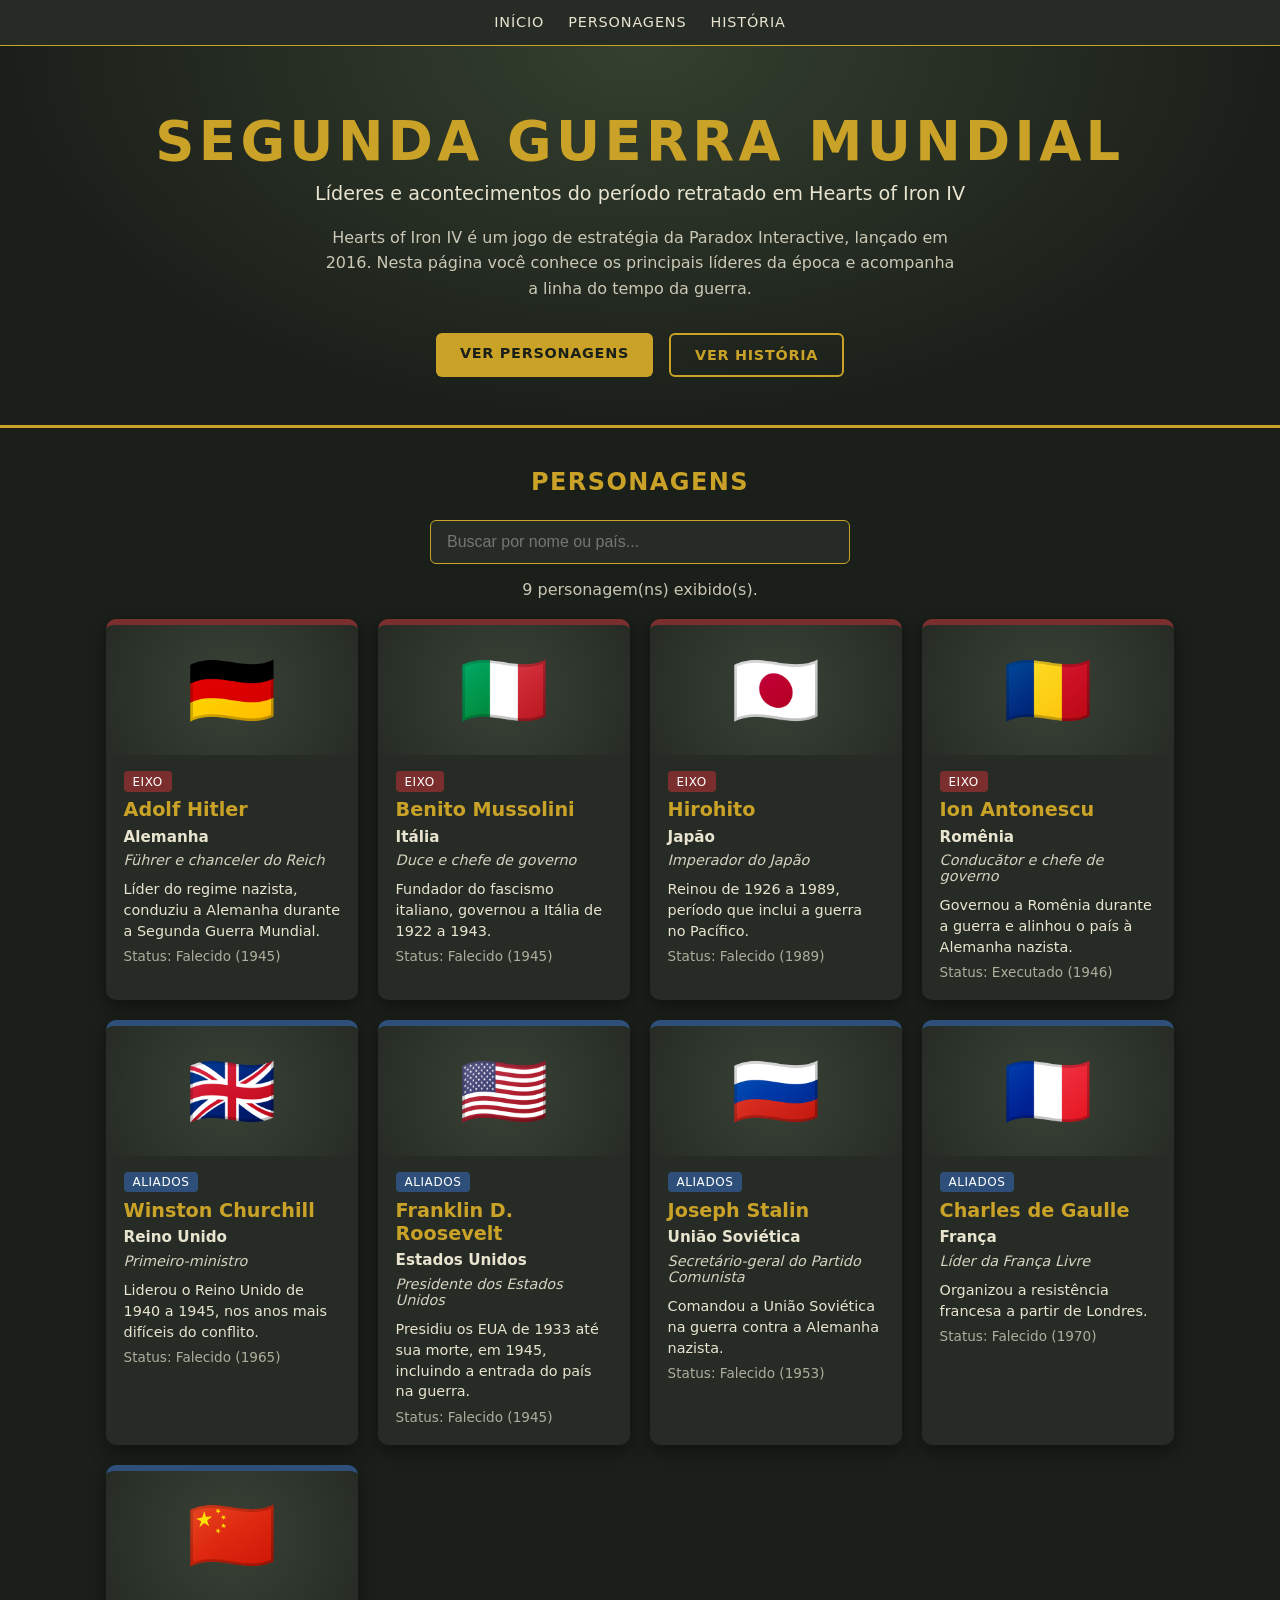
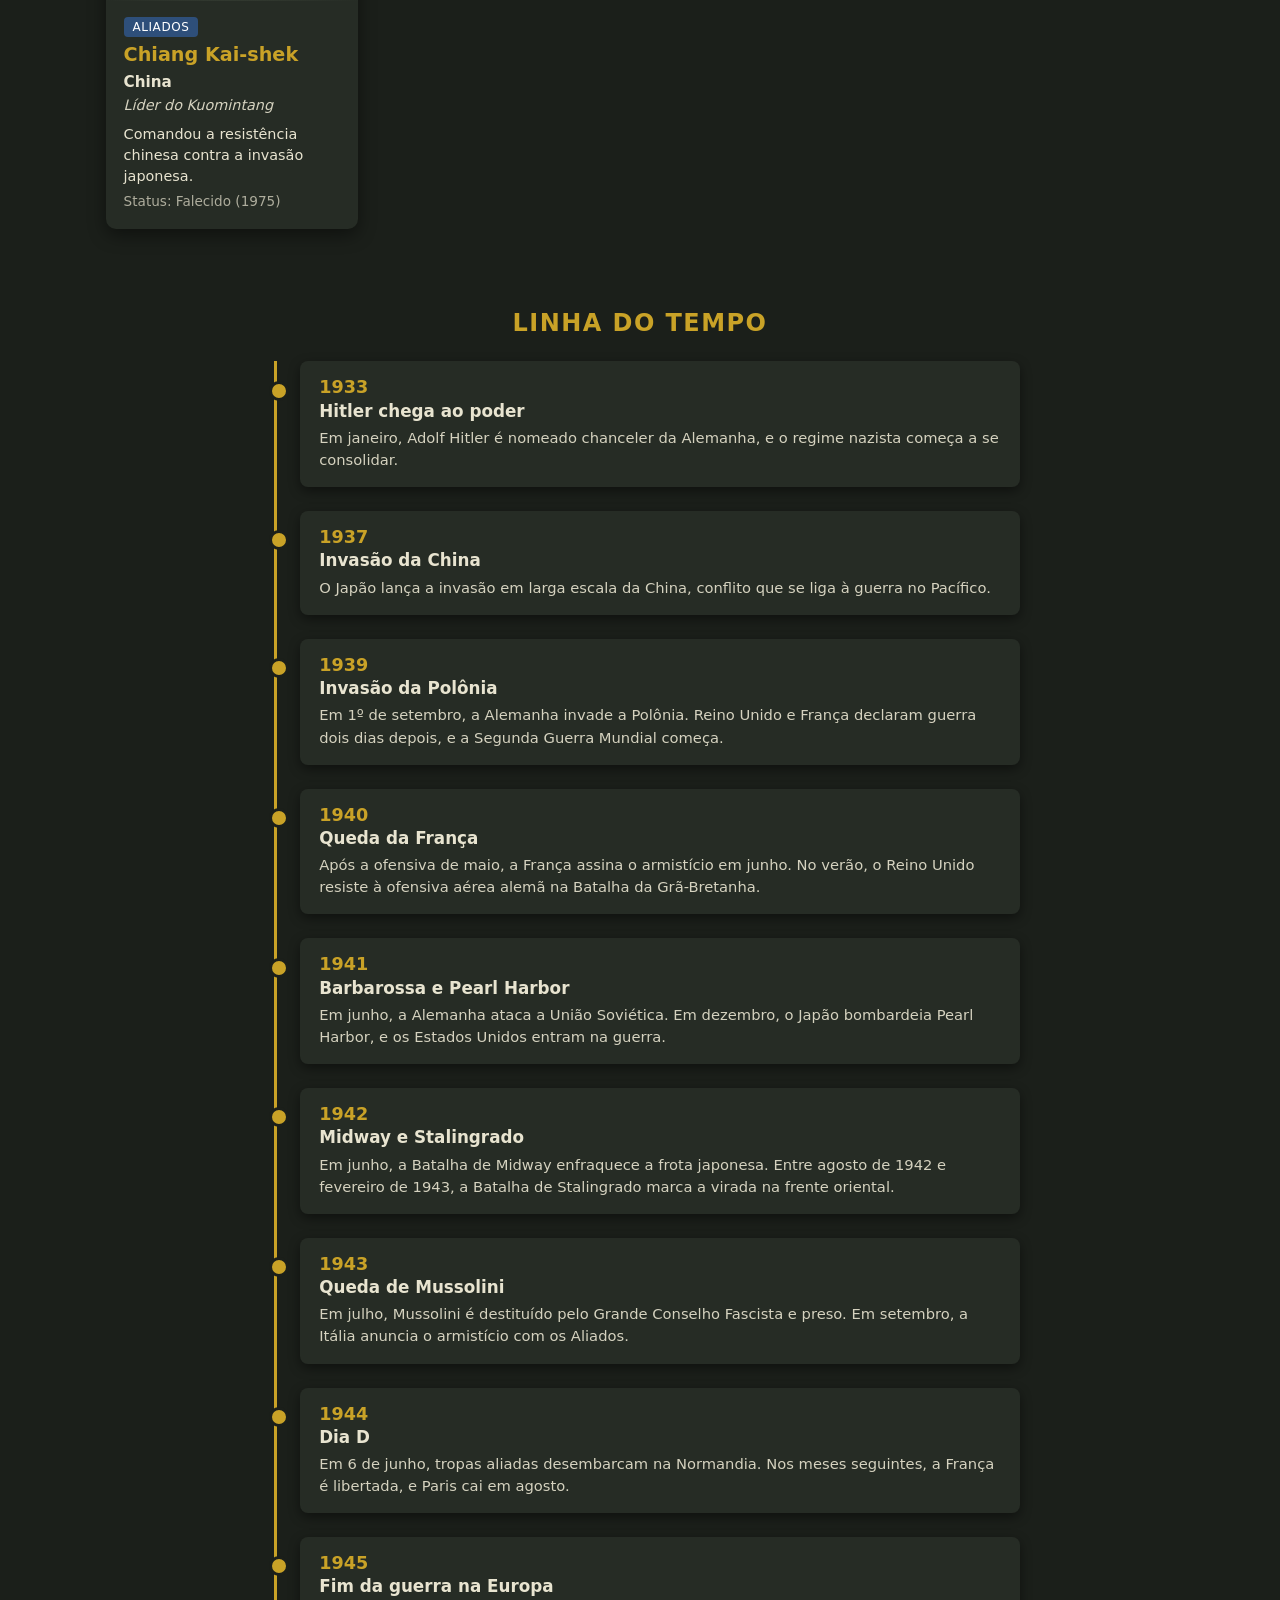
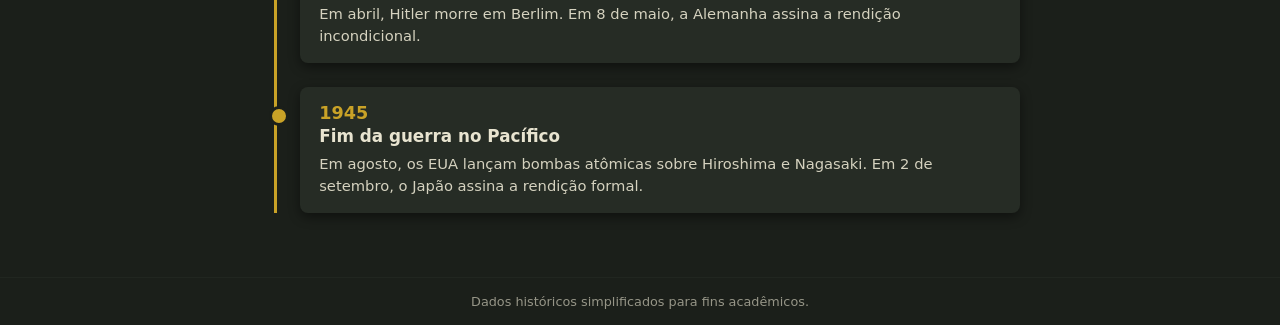
<file: hoi4-lideres/index.html>
<!DOCTYPE html>
<html lang="pt-BR">
<head>
  <link rel="icon" type="image/svg+xml" href="favicon.svg">
  <meta charset="UTF-8">
  <meta name="viewport" content="width=device-width, initial-scale=1.0">
  <title>Hearts of Iron IV: Líderes e História</title>
  <link rel="stylesheet" href="css/style.css">
</head>
<body>
  <!-- Menu fixo para navegar entre as seções -->
  <nav class="menu">
    <a href="#inicio">Início</a>
    <a href="#personagens">Personagens</a>
    <a href="#historia">História</a>
  </nav>

  <!-- Entrada da página -->
  <header id="inicio" class="entrada">
    <h1>Segunda Guerra Mundial</h1>
    <p class="subtitulo">Líderes e acontecimentos do período retratado em Hearts of Iron IV</p>
    <p class="texto-entrada">
      Hearts of Iron IV é um jogo de estratégia da Paradox Interactive, lançado em 2016.
      Nesta página você conhece os principais líderes da época e acompanha a linha do tempo da guerra.
    </p>
    <div class="botoes">
      <a class="botao" href="#personagens">Ver personagens</a>
      <a class="botao secundario" href="#historia">Ver história</a>
    </div>
  </header>

  <main>
    <!-- Seção de personagens: cards criados pelo JavaScript -->
    <section id="personagens" class="secao">
      <h2>Personagens</h2>
      <div class="controles">
        <input type="search" id="busca" placeholder="Buscar por nome ou país..." aria-label="Buscar personagem">
      </div>
      <p id="status" class="mensagem">Carregando dados...</p>
      <div id="cards" class="grid-cards" aria-live="polite"></div>
    </section>

    <!-- Seção de história: linha do tempo criada pelo JavaScript -->
    <section id="historia" class="secao">
      <h2>Linha do tempo</h2>
      <p id="status-historia" class="mensagem">Carregando linha do tempo...</p>
      <ol id="linha-do-tempo" class="linha-do-tempo"></ol>
    </section>
  </main>

  <footer>
    <p>Dados históricos simplificados para fins acadêmicos.</p>
  </footer>

  <script src="js/script.js"></script>
</body>
</html>
</file>
<file: hoi4-lideres/css/style.css>
/* Variáveis de cor: tom militar com detalhes em latão */
:root {
  --fundo: #1b1f1a;
  --painel: #262c25;
  --destaque: #c9a227;
  --texto: #e8e4d0;
  --eixo: #7a2e2e;
  --aliado: #2e4f7a;
  --sombra: rgba(0, 0, 0, 0.45);
}

* {
  box-sizing: border-box;
  margin: 0;
  padding: 0;
}

html {
  scroll-behavior: smooth;
}

body {
  font-family: "Trebuchet MS", system-ui, sans-serif;
  background: var(--fundo);
  color: var(--texto);
  min-height: 100vh;
  display: flex;
  flex-direction: column;
}

/* Espaço extra para o menu fixo não cobrir o título ao navegar pelos links */
header,
section {
  scroll-margin-top: 4rem;
}

main {
  flex: 1;
}

/* Menu fixo */
.menu {
  position: sticky;
  top: 0;
  z-index: 10;
  display: flex;
  justify-content: center;
  flex-wrap: wrap;
  gap: 1.5rem;
  padding: 0.9rem 1rem;
  background: var(--painel);
  border-bottom: 1px solid var(--destaque);
}

.menu a {
  color: var(--texto);
  text-decoration: none;
  text-transform: uppercase;
  letter-spacing: 0.06em;
  font-size: 0.9rem;
}

.menu a:hover {
  color: var(--destaque);
}

/* Entrada da página */
.entrada {
  text-align: center;
  padding: 4rem 1rem 3rem;
  background: radial-gradient(ellipse at top, #34402f, var(--fundo) 70%);
  border-bottom: 3px solid var(--destaque);
}

.entrada h1 {
  font-size: clamp(2rem, 6vw, 3.4rem);
  text-transform: uppercase;
  letter-spacing: 0.08em;
  color: var(--destaque);
}

.subtitulo {
  font-size: 1.2rem;
  margin-top: 0.6rem;
}

.texto-entrada {
  max-width: 640px;
  margin: 1.2rem auto 0;
  line-height: 1.6;
  opacity: 0.85;
}

.botoes {
  display: flex;
  justify-content: center;
  flex-wrap: wrap;
  gap: 1rem;
  margin-top: 2rem;
}

.botao {
  display: inline-block;
  padding: 0.75rem 1.5rem;
  border-radius: 6px;
  background: var(--destaque);
  color: var(--fundo);
  font-weight: bold;
  text-decoration: none;
  text-transform: uppercase;
  letter-spacing: 0.05em;
  font-size: 0.9rem;
}

.botao.secundario {
  background: transparent;
  color: var(--destaque);
  border: 2px solid var(--destaque);
}

.botao:hover {
  opacity: 0.85;
}

/* Seções de conteúdo */
.secao {
  width: min(1100px, 100%);
  margin: 0 auto;
  padding: 2.5rem 1rem;
}

.secao h2 {
  text-align: center;
  color: var(--destaque);
  text-transform: uppercase;
  letter-spacing: 0.06em;
  margin-bottom: 1.5rem;
}

.controles {
  display: flex;
  justify-content: center;
  margin-bottom: 1rem;
}

#busca {
  width: min(420px, 100%);
  padding: 0.75rem 1rem;
  border-radius: 6px;
  border: 1px solid var(--destaque);
  background: var(--painel);
  color: var(--texto);
  font-size: 1rem;
}

#busca:focus {
  outline: 2px solid var(--destaque);
}

.mensagem {
  text-align: center;
  margin-bottom: 1.25rem;
  opacity: 0.85;
}

/* Grade de cards */
.grid-cards {
  display: grid;
  grid-template-columns: repeat(auto-fill, minmax(240px, 1fr));
  gap: 1.25rem;
}

.card {
  --cor: var(--aliado);
  background: var(--painel);
  border-radius: 10px;
  border-top: 6px solid var(--cor);
  overflow: hidden;
  box-shadow: 0 6px 18px var(--sombra);
  display: flex;
  flex-direction: column;
  transition: transform 0.2s ease;
}

.card.eixo {
  --cor: var(--eixo);
}

.card.aliado {
  --cor: var(--aliado);
}

.card:hover {
  transform: translateY(-4px);
}

.card-imagem {
  height: 130px;
  display: flex;
  align-items: center;
  justify-content: center;
  font-size: 4.5rem;
  background: radial-gradient(circle, #3a4237, var(--painel));
}

.card-corpo {
  padding: 1rem 1.1rem 1.25rem;
  display: flex;
  flex-direction: column;
  gap: 0.4rem;
}

.card h2 {
  font-size: 1.2rem;
  color: var(--destaque);
  text-align: left;
  text-transform: none;
  letter-spacing: 0;
  margin-bottom: 0;
}

.pais {
  font-weight: bold;
  font-size: 0.95rem;
}

.cargo {
  font-size: 0.9rem;
  font-style: italic;
  opacity: 0.9;
}

.faccao {
  align-self: flex-start;
  font-size: 0.75rem;
  text-transform: uppercase;
  letter-spacing: 0.05em;
  padding: 0.2rem 0.55rem;
  border-radius: 4px;
  background: var(--cor);
  color: #fff;
}

.descricao {
  font-size: 0.9rem;
  line-height: 1.45;
  margin-top: 0.3rem;
}

.estado {
  font-size: 0.85rem;
  opacity: 0.7;
}

/* Linha do tempo */
.linha-do-tempo {
  list-style: none;
  position: relative;
  max-width: 760px;
  margin: 0 auto;
  padding-left: 2.5rem;
}

/* Linha vertical à esquerda */
.linha-do-tempo::before {
  content: "";
  position: absolute;
  left: 0.9rem;
  top: 0;
  bottom: 0;
  width: 3px;
  background: var(--destaque);
}

.evento {
  position: relative;
  margin-bottom: 1.5rem;
  padding: 1rem 1.2rem;
  background: var(--painel);
  border-radius: 8px;
  box-shadow: 0 4px 12px var(--sombra);
}

/* Marcador redondo sobre a linha */
.evento::before {
  content: "";
  position: absolute;
  left: calc(-1.6rem - 5.5px);
  top: 1.2rem;
  width: 14px;
  height: 14px;
  border-radius: 50%;
  background: var(--destaque);
  border: 3px solid var(--fundo);
}

.ano {
  display: block;
  font-weight: bold;
  font-size: 1.1rem;
  color: var(--destaque);
}

.evento h3 {
  font-size: 1.05rem;
  margin: 0.2rem 0 0.4rem;
}

.evento p {
  font-size: 0.92rem;
  line-height: 1.5;
  opacity: 0.9;
}

/* Rodapé */
footer {
  text-align: center;
  padding: 1rem;
  font-size: 0.8rem;
  opacity: 0.6;
  border-top: 1px solid var(--painel);
}

/* Celulares: um card por linha */
@media (max-width: 480px) {
  .grid-cards {
    grid-template-columns: 1fr;
  }
}
</file>
